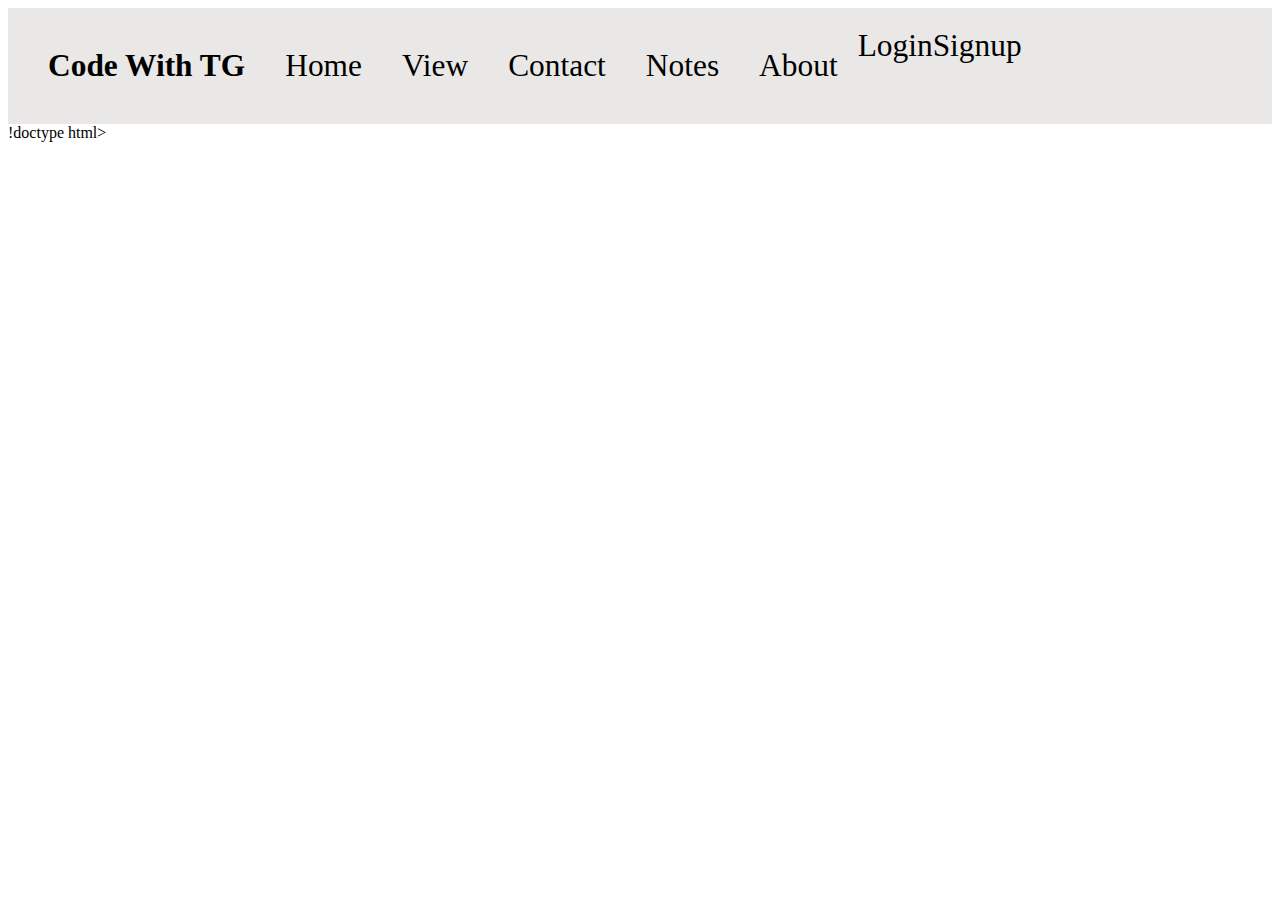
<file: index.html>
<!DOCTYPE html>
<html lang="en">
<head>
    <meta charset="UTF-8">
    <meta name="viewport" content="width=device-width, initial-scale=1.0">
    <title>Document</title>
    <link href="STYLE.CSS" rel="STYLESHEET">
</head>
<body>
    <div class="nav">
        <nav class="elements1"> </>Code With TG</nav>
        <nav class="elements"> Home</nav> 
        <nav class="elements">View</nav>
        <NAV class="elements"> Contact</NAV>
        <nav class="elements">Notes</nav>
        <nav class="elements"> About</nav>
        <nav class="login">Login</nav>
         <nav class="Signup">Signup</nav>
    </div>
</body>
</html>
!doctype html>
<html lang="en">
<head>
</file>
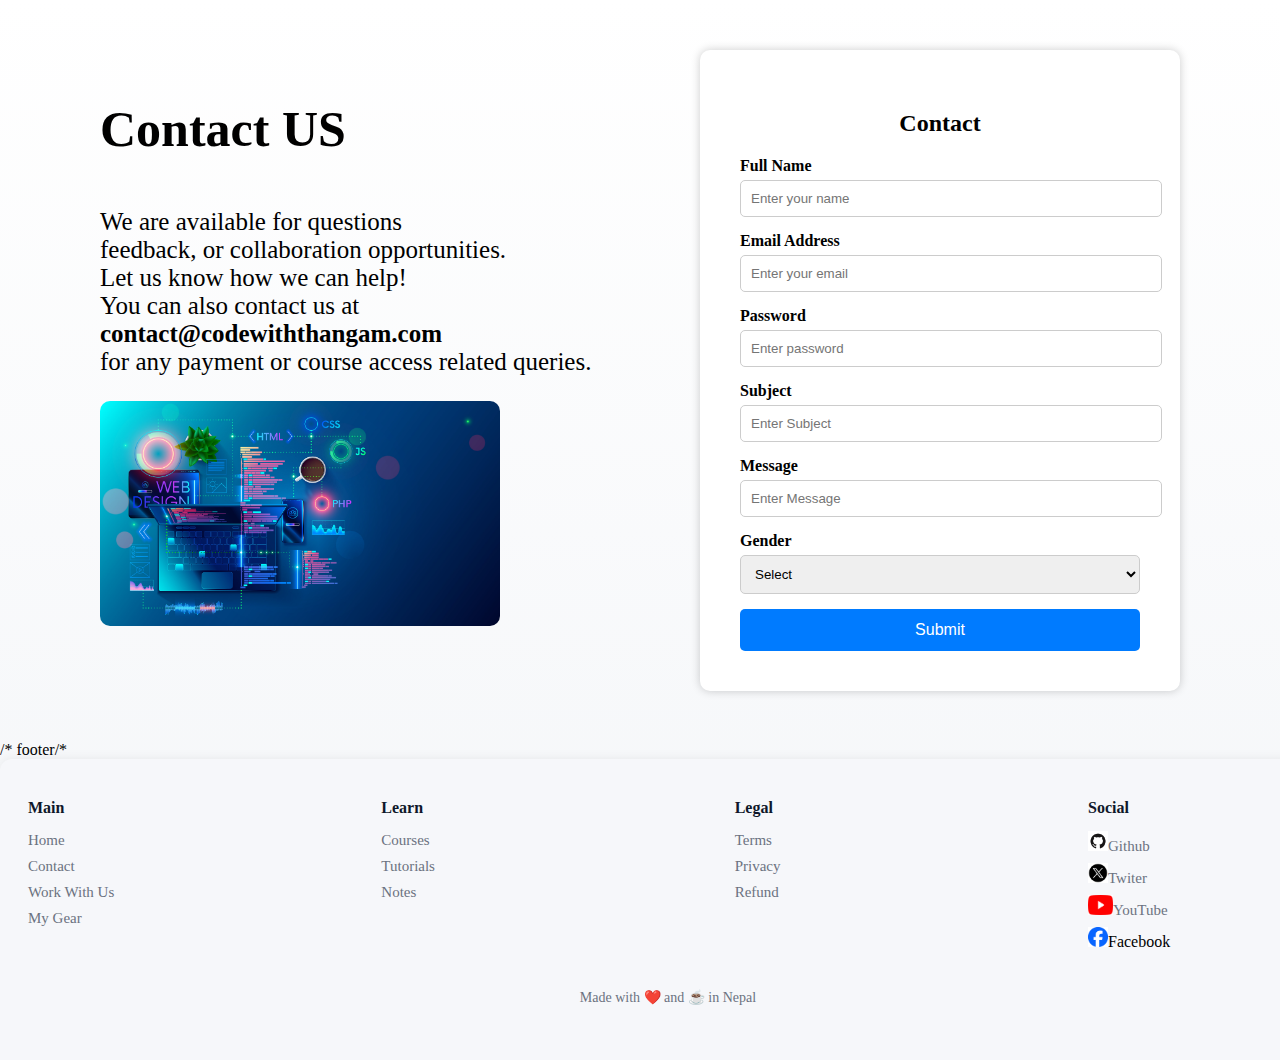
<file: contact.html>
<!DOCTYPE html>
<html lang="en">
<head>
  <meta charset="UTF-8">
  <meta name="viewport" content="width=device-width, initial-scale=1.0">
  <title>CONTACT</title>
  <link href="contact.css" rel="stylesheet">
</head>
<body>
  <div class="all">

    <div class="content">
      <p class="contact">Contact US</p>
      <p class="content1">
        We are available for questions<br> 
        feedback, or collaboration opportunities.<br> 
        Let us know how we can help!<br>
        You can also contact us at <br> 
        <b>contact@codewiththangam.com</b> <br> 
        for any payment or course access related queries.
      </p>

      
      <img class="img" src="ph1.jpg" alt="codewiththangam">
    </div>


    <div class="form-container">
      <h2>Contact</h2>
      <form>
        <label for="name">Full Name</label>
        <input type="text" id="name" placeholder="Enter your name" required>

        <label for="email">Email Address</label>
        <input type="email" id="email" placeholder="Enter your email" required>

        <label for="password">Password</label>
        <input type="password" id="password" placeholder="Enter password" required>

        <label for="subject">Subject</label>
        <input type="text" id="subject" placeholder="Enter Subject" required>

        <label for="message">Message</label>
        <input type="text" id="message" placeholder="Enter Message" required>

        <label for="gender">Gender</label>
        <select id="gender">
          <option value="">Select</option>
          <option>Male</option>
          <option>Female</option>
          <option>Other</option>
        </select>

        <button type="submit">Submit</button>
      </form>
    </div>
  </div>

/* footer/*
  <footer class="site-footer">
  <div class="footer-grid">
    <div class="footer-col">
      <h4>Main</h4>
      <ul class="footer-list">
        <li><a href="#">Home</a></li>
        <li><a href="#">Contact</a></li>
        <li><a href="#">Work With Us</a></li>
        <li><a href="#">My Gear</a></li>
      </ul>
    </div>
    <div class="footer-col">
      <h4>Learn</h4>
      <ul class="footer-list">
        <li><a href="#">Courses</a></li>
        <li><a href="#">Tutorials</a></li>
        <li><a href="#">Notes</a></li>
      </ul>
    </div>
    <div class="footer-col">
      <h4>Legal</h4>
      <ul class="footer-list">
        <li><a href="#">Terms</a></li>
        <li><a href="#">Privacy</a></li>
        <li><a href="#">Refund</a></li>
      </ul>
    </div>
    <div class="footer-col">
      <h4>Social</h4>
      <ul class="footer-list">
        <li><img class="image" src="github.png" alt="github"><a href="https://github.com/">Github</a></li>
        <li><img class="image" src="twiter.png" alt="twiter"><a href="https://x.com/">Twiter</a></li>
        <li><img class="images" src="youtube.png" alt="youtube"><a href="https://www.youtube.com/">YouTube</a></li>
        <li><img class="image" src="facebook.png" alt="facebook><a href="https://www.facebook.com/">Facebook</a></li>
      </ul>
    </div>
    </div>
  </div>

 
  <div class="footer-credit">
    <p>Made with ❤️ and ☕ in Nepal</p>
  </div>
</footer>

</body>
</html>
</file>
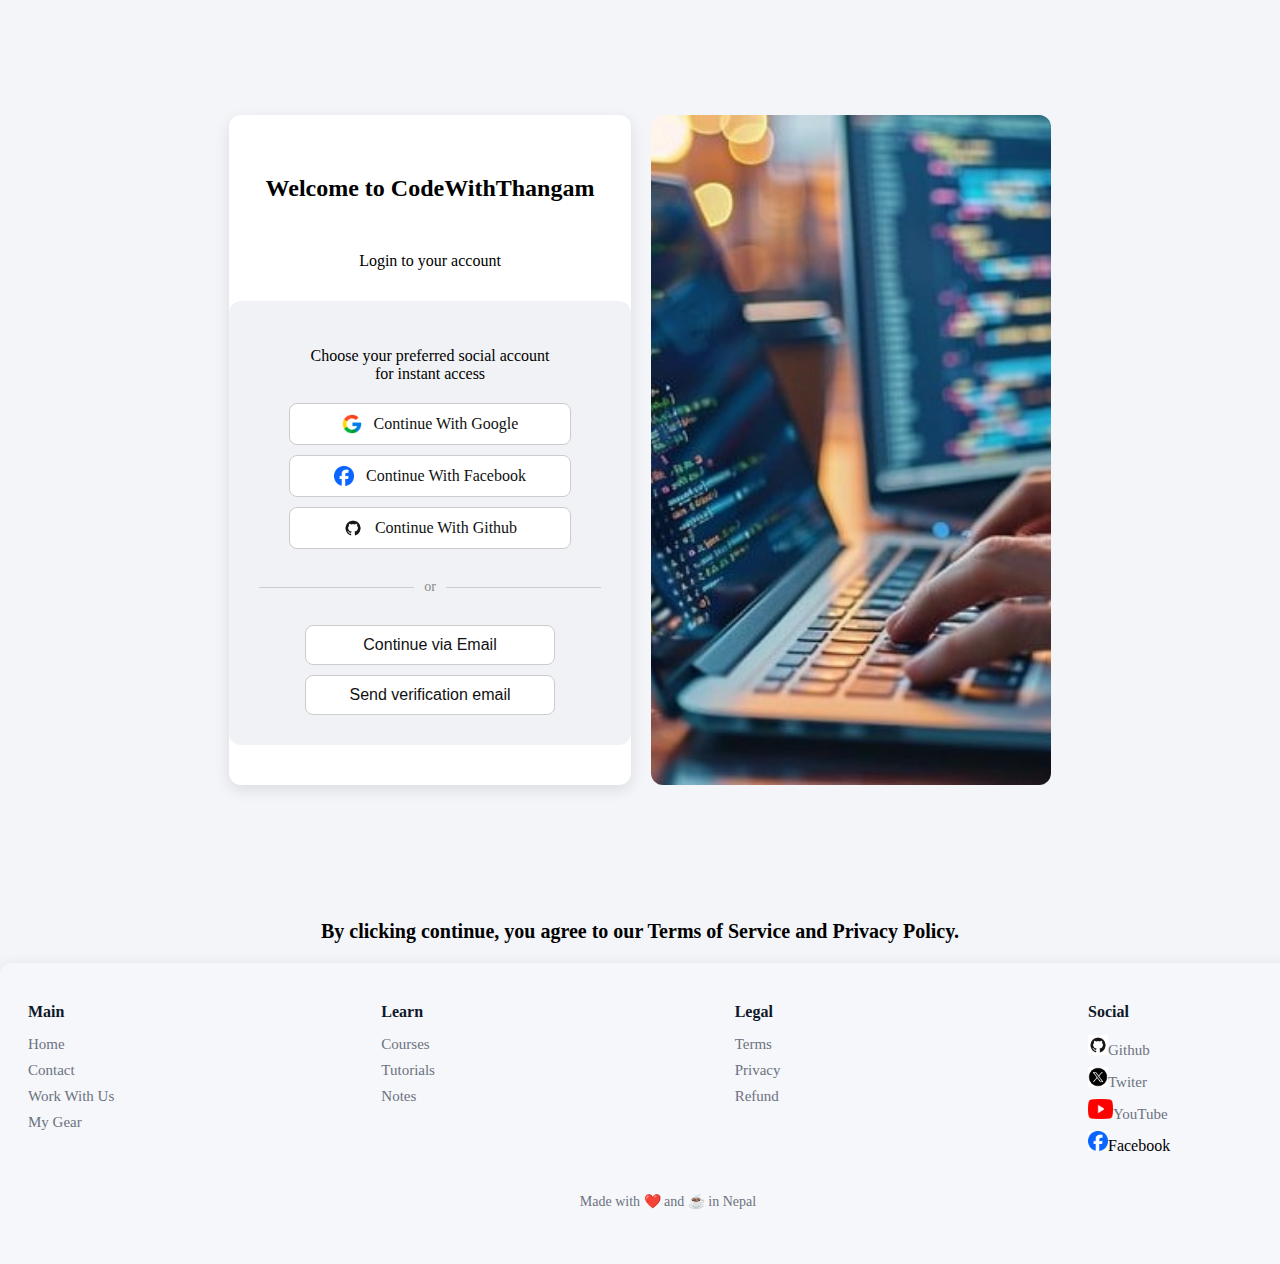
<file: login.html>
<!DOCTYPE html>
<html lang="en">
<head>
  <meta charset="UTF-8">
  <meta name="viewport" content="width=device-width, initial-scale=1.0">
  <title>Login</title>
  <link href="login.css" rel="stylesheet"> 
<script src="login.js"></script>
</head>
<body>
  <script>      

</script>
<div class="all">
  <div class="container">
    <div class="box">
      <h2>Welcome to CodeWithThangam</h2>
      <p>Login to your account</p>
      
      <div class="box2"> 
        <p>Choose your preferred social account <br>for instant access</p>
        <ul class="box3">
          <li><img class="image" src="google.png" alt="Google"><a href="https://google.com/">Continue With Google</a></li>
          <li><img class="image" src="facebook.png" alt="Facebook"><a href="https://facebook.com/">Continue With Facebook</a></li>
          <li><img class="image" src="github.png" alt="Github"><a href="https://github.com/">Continue With Github</a></li>
             <div class="or-line">
    <span>or</span>
  </div>
  <div class="email-login">
    <button id="emailBtn">Continue via Email</button>
     <input type="email" id="emailInput" placeholder="Enter your email">
     <button id="emailBtn">Send verification email </button>
  </div>
        </ul>
      </div>
    </div>


</div>
    <div class="side-image">
      <img src="coding.jpg" alt="Login illustration">
    </div>
  </div>
  </div>
  <script>
  document.addEventListener('DOMContentLoaded', () => {
    const emailBtn = document.getElementById('emailBtn');
    const emailInput = document.getElementById('emailInput');

    emailBtn.addEventListener('click', () => {
      emailInput.style.display = 'block'; // show input
      emailInput.focus(); // focus immediately
    });
  });
</script>

<p class="paragraph">By clicking continue, you agree to our Terms of Service and Privacy Policy.</p>

<!-- footerrr  -->

 <footer class="site-footer">
  <div class="footer-grid">
    <div class="footer-col">
      <h4>Main</h4>
      <ul class="footer-list">
        <li><a href="#">Home</a></li>
        <li><a href="#">Contact</a></li>
        <li><a href="#">Work With Us</a></li>
        <li><a href="#">My Gear</a></li>
      </ul>
    </div>
    <div class="footer-col">
      <h4>Learn</h4>
      <ul class="footer-list">
        <li><a href="#">Courses</a></li>
        <li><a href="#">Tutorials</a></li>
        <li><a href="#">Notes</a></li>
      </ul>
    </div>
    <div class="footer-col">
      <h4>Legal</h4>
      <ul class="footer-list">
        <li><a href="#">Terms</a></li>
        <li><a href="#">Privacy</a></li>
        <li><a href="#">Refund</a></li>
      </ul>
    </div>
    <div class="footer-col">
      <h4>Social</h4>
      <ul class="footer-list">
        <li><img class="image" src="github.png" alt="github"><a href="https://github.com/">Github</a></li>
        <li><img class="image" src="twiter.png" alt="twiter"><a href="https://x.com/">Twiter</a></li>
        <li><img class="images" src="youtube.png" alt="youtube"><a href="https://www.youtube.com/">YouTube</a></li>
        <li><img class="image" src="facebook.png" alt="facebook><a href="https://www.facebook.com/">Facebook</a></li>
      </ul>
    </div>
    </div>
  </div>

 
  <div class="footer-credit">
    <p>Made with ❤️ and ☕ in Nepal</p>
  </div>
</footer>
</body>
</html>
</file>
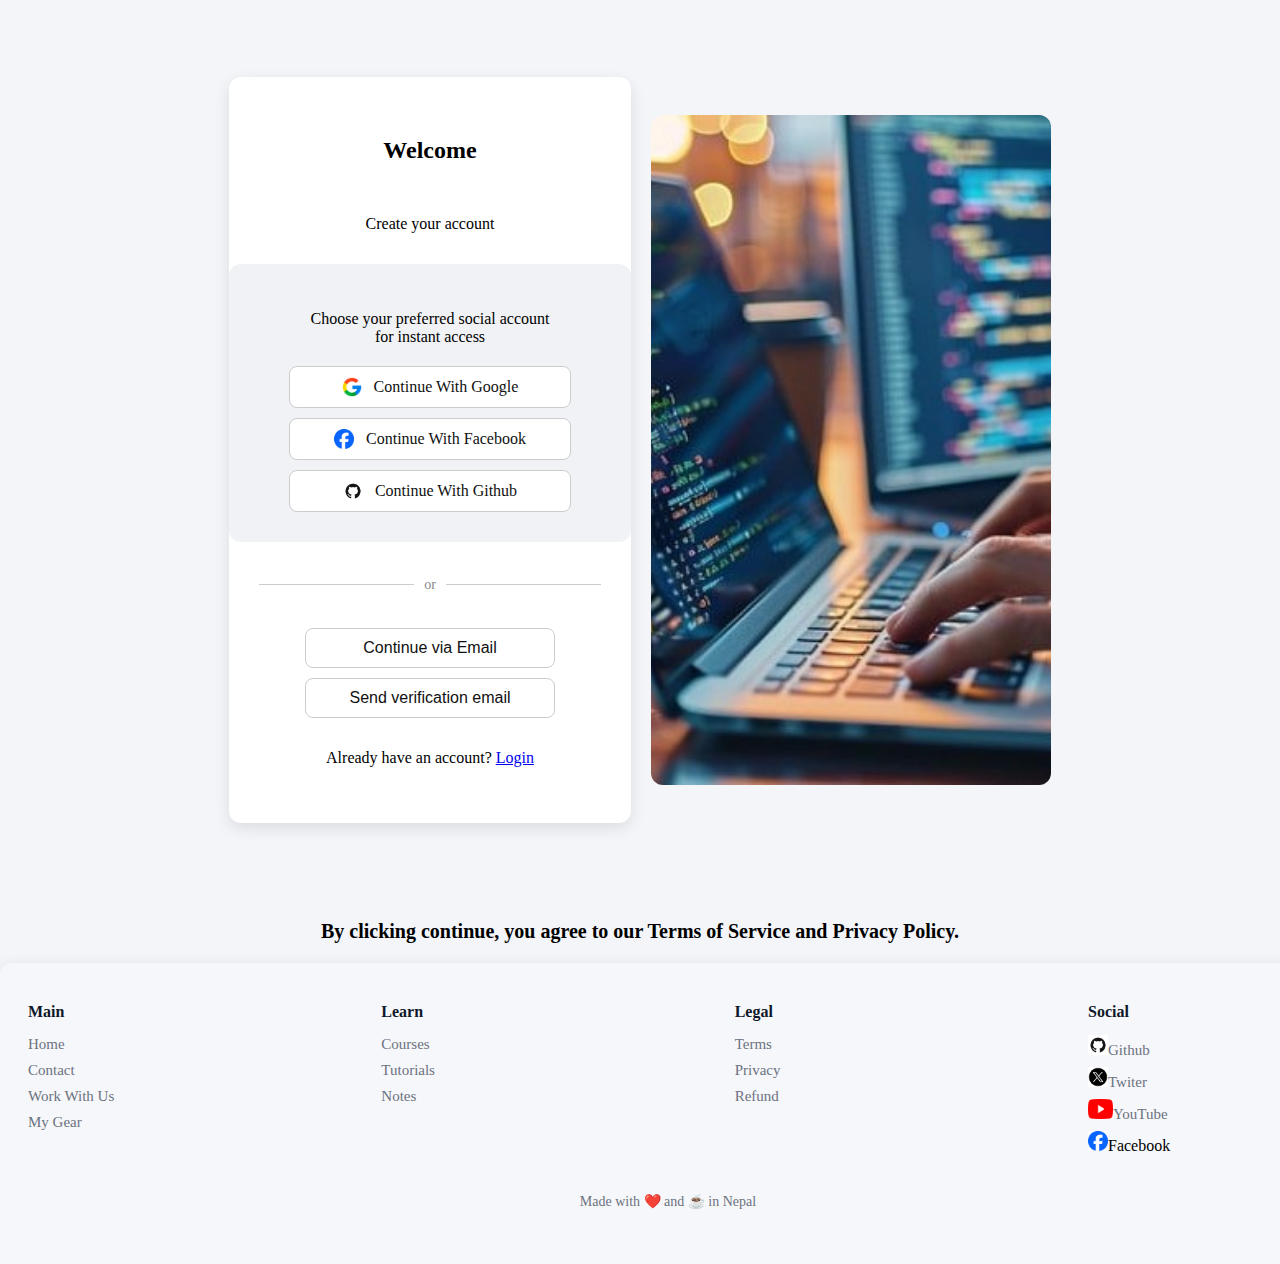
<file: signup.html>
<!DOCTYPE html>
<html lang="en">
<head>
  <meta charset="UTF-8">
  <meta name="viewport" content="width=device-width, initial-scale=1.0">
  <title>Signup</title>
  <link href="login.css" rel="stylesheet"> 
<script src="login.js"></script>
</head>
<body>
  <script>      

</script>
<div class="all">
  <div class="container">
    <div class="box">
      <h2>Welcome </h2>
      <p>Create your account</p>
      
      <div class="box2"> 
        <p>Choose your preferred social account <br>for instant access</p>
        <ul class="box3">
          <li><img class="image" src="google.png" alt="Google"><a href="https://google.com/">Continue With Google</a></li>
          <li><img class="image" src="facebook.png" alt="Facebook"><a href="https://facebook.com/">Continue With Facebook</a></li>
          <li><img class="image" src="github.png" alt="Github"><a href="https://github.com/">Continue With Github</a></li>
        </ul>
        
      </div>
                <div class="or-line">
    <span>or</span>
  </div>
       <div class="email-login">
    <button id="emailBtn">Continue via Email</button>
     <input type="email" id="emailInput" placeholder="Enter your email">
     <button id="emailBtn">Send verification email </button>
  </div>
  <p>Already have an account? <a href="login.html">Login</a></p>
    </div>


</div>
    <div class="side-image">
      <img src="coding.jpg" alt="Login illustration">
    </div>
  </div>
  </div>
  <script>
  document.addEventListener('DOMContentLoaded', () => {
    const emailBtn = document.getElementById('emailBtn');
    const emailInput = document.getElementById('emailInput');

    emailBtn.addEventListener('click', () => {
      emailInput.style.display = 'block'; // show input
      emailInput.focus(); // focus immediately
    });
  });
</script>

<p class="paragraph">By clicking continue, you agree to our Terms of Service and Privacy Policy.</p>

<!-- footerrr  -->

 <footer class="site-footer">
  <div class="footer-grid">
    <div class="footer-col">
      <h4>Main</h4>
      <ul class="footer-list">
        <li><a href="home.html">Home</a></li>
        <li><a href="contact.html">Contact</a></li>
        <li><a href="#">Work With Us</a></li>
        <li><a href="#">My Gear</a></li>
      </ul>
    </div>
    <div class="footer-col">
      <h4>Learn</h4>
      <ul class="footer-list">
        <li><a href="#">Courses</a></li>
        <li><a href="#">Tutorials</a></li>
        <li><a href="#">Notes</a></li>
      </ul>
    </div>
    <div class="footer-col">
      <h4>Legal</h4>
      <ul class="footer-list">
        <li><a href="#">Terms</a></li>
        <li><a href="#">Privacy</a></li>
        <li><a href="#">Refund</a></li>
      </ul>
    </div>
    <div class="footer-col">
      <h4>Social</h4>
      <ul class="footer-list">
        <li><img class="image" src="github.png" alt="github"><a href="https://github.com/">Github</a></li>
        <li><img class="image" src="twiter.png" alt="twiter"><a href="https://x.com/">Twiter</a></li>
        <li><img class="images" src="youtube.png" alt="youtube"><a href="https://www.youtube.com/">YouTube</a></li>
        <li><img class="image" src="facebook.png" alt="facebook><a href="https://www.facebook.com/">Facebook</a></li>
      </ul>
    </div>
    </div>
  </div>

 
  <div class="footer-credit">
    <p>Made with ❤️ and ☕ in Nepal</p>
  </div>
</footer>
</body>
</html>
</file>
<file: STYLE.CSS>
.nav{
    display: flex;
    font-family: 'Times New Roman', Times, serif;
    color:black;
    font-size: 3cap;
    padding: 20px;
    background-color: rgb(233, 232, 230);
    
}
.elements1{
    padding: 20px;
    font-weight: bold;
    
}
.elements{
    padding: 20px;
}
.elements2 {
    border: 1px solid #140a0a;
    height: 40px;
    width: 110px;
    padding: 20px;
    overflow: auto;
    display: flex;
    align-items: center;
    justify-content: center;
    transition: background-color 0.3s ease;
    /* Changed from 10% to 10px */
    border-radius: 10px;
}

.elements2:hover {
    background-color: #d4cfcf;
    cursor: pointer;
}
</file>
<file: contact.css>
body {
  margin: 0;
  font-family: 'Times New Roman', Times, serif;
  background: linear-gradient(180deg,#fff 0%, #f3f5f8 100%);
  display: flex;
  flex-direction: column;
  min-height: 100vh;
}

.all {
  display: flex;
  justify-content: space-between;
  align-items: flex-start;
  gap: 50px;
  padding: 50px 100px;
  flex: 1; 
}


.content {
  flex: 1;
}

.contact {
  font-size: 50px;
  font-weight: bold;
}

.content1 {
  font-size: 25px;
  margin-top: 20px;
}

b {
  color: black;
  font-weight: bold;
  text-decoration: none;
}

b:hover {
  text-decoration: underline;
}

.img {
  display: block;
  width: 100%;
  max-width: 400px;
  margin-top: 20px;
  border-radius: 10px;
}

/* footer*/
.form-container {
  width: 400px;
  background: #fff;
  padding: 40px;
  border-radius: 10px;
  box-shadow: 0px 0px 10px rgba(0,0,0,0.2);
}

.form-container h2 {
  text-align: center;
  margin-bottom: 20px;
}

form label {
  display: block;
  margin-bottom: 5px;
  font-weight: bold;
}

form input,
form select {
  width: 100%;
  padding: 10px;
  margin-bottom: 15px;
  border: 1px solid #ccc;
  border-radius: 5px;
}

form input:focus,
form select:focus {
  border-color: #007bff;
  outline: none;
}

button {
  width: 100%;
  padding: 12px;
  background: #007bff;
  color: white;
  border: none;
  border-radius: 5px;
  font-size: 16px;
  cursor: pointer;
}

button:hover {
  background: #0056b3;
}


.site-footer {
  width: 100%;
  background: #f6f7fa;
  padding: 40px 28px;
  border-radius: 12px 12px 0 0;
  box-shadow: 0 -2px 10px rgba(0,0,0,0.05);
}

.footer-grid {
  display: grid;
  grid-template-columns: repeat(3, 1fr) 220px;
  gap: 24px;
}

.footer-col h4 {
  margin: 0 0 14px;
  font-size: 16px;
  color: #0f172a;
}

.footer-list {
  list-style: none;
  padding: 0;
  margin: 0;
}

.footer-list li {
  margin: 8px 0;
}

.footer-list a {
  color: #6b7280;
  text-decoration: none;
  font-size: 15px;
  transition: color 0.15s ease;
}

.footer-list a:hover {
  color: #0b6efd;
}

.social {
  display: flex;
  flex-direction: column;
  gap: 10px;
}


@media (max-width: 900px) {
  .all {
    flex-direction: column;
    padding: 50px 20px;
  }
  .form-container {
    width: 100%;
  }
  .footer-grid {
    grid-template-columns: repeat(2, 1fr) 200px;
  }
}

@media (max-width: 640px) {
  .footer-grid {
    grid-template-columns: 1fr;
  }
  .social {
    flex-direction: row;
  }
}


.footer-credit {
  text-align: center;
  margin-top: 30px;
  font-size: 14px;
  color: #6b7280;
}


.image{
    height: 20px;
    width: 20px;
}

.images{
      height: 20px;
    width: 25px;
}
</file>
<file: login.css>
body {
  margin: 0;
  min-height: 100vh;
  justify-content: center;
  align-items: center;
  background: #f3f5f8;
  font-family: 'Times New Roman', Times, serif;
}
.all{
  margin: 0;
  min-height: 100vh;
  display: flex;
  justify-content: center;
  align-items: center;
  background: #f3f5f8;
  font-family: 'Times New Roman', Times, serif;
}

.container {
  display: flex;
  align-items: center;
  justify-content: center;
  gap: 50px;
  padding-right: 20px;
}

/* MAIN BOX — FULL CENTERING */
.box {
  background: white;
  padding: 40px 30px;
  border-radius: 12px;
  box-shadow: 0 5px 15px rgba(0,0,0,0.1);

  display: flex;
  flex-direction: column;
  align-items: center;      
  justify-content: center;  
  text-align: center;       
  gap: 15px;                
}

.side-image {
  display: flex;
  align-items: center;
  justify-content: center;
}

.side-image img {
  width: 400px;
  height: 670px;
  object-fit: cover;
  border-radius: 12px;
}

/* LIGHT GRAY BOX */
.box2 {
  background: #f1f2f5;
  padding: 30px;
  border-radius: 12px;
  width: 100%;
}

/* SOCIAL LIST */
.box3 {
  list-style: none;
  padding: 0;
  margin: 20px 0 0 0;
  display: flex;
  flex-direction: column;
  gap: 10px;
  align-items: center; /* center icons + text */
}

.box3 li {
  display: flex;
  justify-content: center;   
  align-items: center;       
  gap: 12px;                 
  padding: 10px 15px;
  border: 1px solid #ccc;
  border-radius: 8px;
  background: white;
  cursor: pointer;
  width: 250px;
  transition: all 0.2s ease;
}
.box3 li:hover {
  border-color: #0b6efd;
  background: #e7f0ff;
}

.image {
  width: 24px;
  height: 24px;
}

/* OR LINE */
.or-line {
  width: 100%;
  display: flex;
  align-items: center;
  justify-content: center;  
  margin: 20px 0;
}

.or-line::before,
.or-line::after {
  content: '';
  flex: 1;
  height: 1px;
  background: #ccc;
}

.or-line span {
  margin: 0 10px;
  color: #888;
  font-size: 14px;
}

/* EMAIL LOGIN */
.email-login {
  display: flex;
  flex-direction: column;
  align-items: center; 
  gap: 10px;
  width: 100%;
}

.email-login button {
  background: #fffffffb;
  color: #111;
  border: 1px solid #ccc;
  padding: 10px 15px;
  border-radius: 8px;
  width: 250px;
  cursor: pointer;
  transition: all 0.2s ease;
}

.email-login button:hover {
  border-color: #a3b1c5;
  color: #111111;
  background-color: lightblue;
}

#emailInput {
  display: none;
  padding: 10px 12px;
  border: 1px solid #ccc;
  border-radius: 8px;
  width: 250px;
  font-size: 14px;
}

#emailInput:focus {
  border-color: #0b6efd;
  outline: none;
}
.box3 a {
  text-decoration: none;
  color: #111;
}

.email-login button {
  text-decoration: none;
}

.paragraph{
  text-align: center;
  font-weight: bold;
  font-size: 20px;
  text-decoration: none;
}

/* footer /*

/* footer*/
.form-container {
  width: 400px;
  background: #fff;
  padding: 40px;
  border-radius: 10px;
  box-shadow: 0px 0px 10px rgba(0,0,0,0.2);
}

.form-container h2 {
  text-align: center;
  margin-bottom: 20px;
}

form label {
  display: block;
  margin-bottom: 5px;
  font-weight: bold;
}

form input,
form select {
  width: 100%;
  padding: 10px;
  margin-bottom: 15px;
  border: 1px solid #ccc;
  border-radius: 5px;
}

form input:focus,
form select:focus {
  border-color: #007bff;
  outline: none;
}

button {
  width: 100%;
  padding: 12px;
  background: #007bff;
  color: white;
  border: none;
  border-radius: 5px;
  font-size: 16px;
  cursor: pointer;
}

button:hover {
  background: #0056b3;
}


.site-footer {
  width: 100%;
  background: #f6f7fa;
  padding: 40px 28px;
  border-radius: 12px 12px 0 0;
  box-shadow: 0 -2px 10px rgba(0,0,0,0.05);
}

.footer-grid {
  display: grid;
  grid-template-columns: repeat(3, 1fr) 220px;
  gap: 24px;
}

.footer-col h4 {
  margin: 0 0 14px;
  font-size: 16px;
  color: #0f172a;
}

.footer-list {
  list-style: none;
  padding: 0;
  margin: 0;
}

.footer-list li {
  margin: 8px 0;
}

.footer-list a {
  color: #6b7280;
  text-decoration: none;
  font-size: 15px;
  transition: color 0.15s ease;
}

.footer-list a:hover {
  color: #0b6efd;
}

.social {
  display: flex;
  flex-direction: column;
  gap: 10px;
}


@media (max-width: 900px) {
  .all {
    flex-direction: column;
    padding: 50px 20px;
  }
  .form-container {
    width: 100%;
  }
  .footer-grid {
    grid-template-columns: repeat(2, 1fr) 200px;
  }
}

@media (max-width: 640px) {
  .footer-grid {
    grid-template-columns: 1fr;
  }
  .social {
    flex-direction: row;
  }
}


.footer-credit {
  text-align: center;
  margin-top: 30px;
  font-size: 14px;
  color: #6b7280;
}


.image{
    height: 20px;
    width: 20px;
}

.images{
      height: 20px;
    width: 25px;
}
</file>
